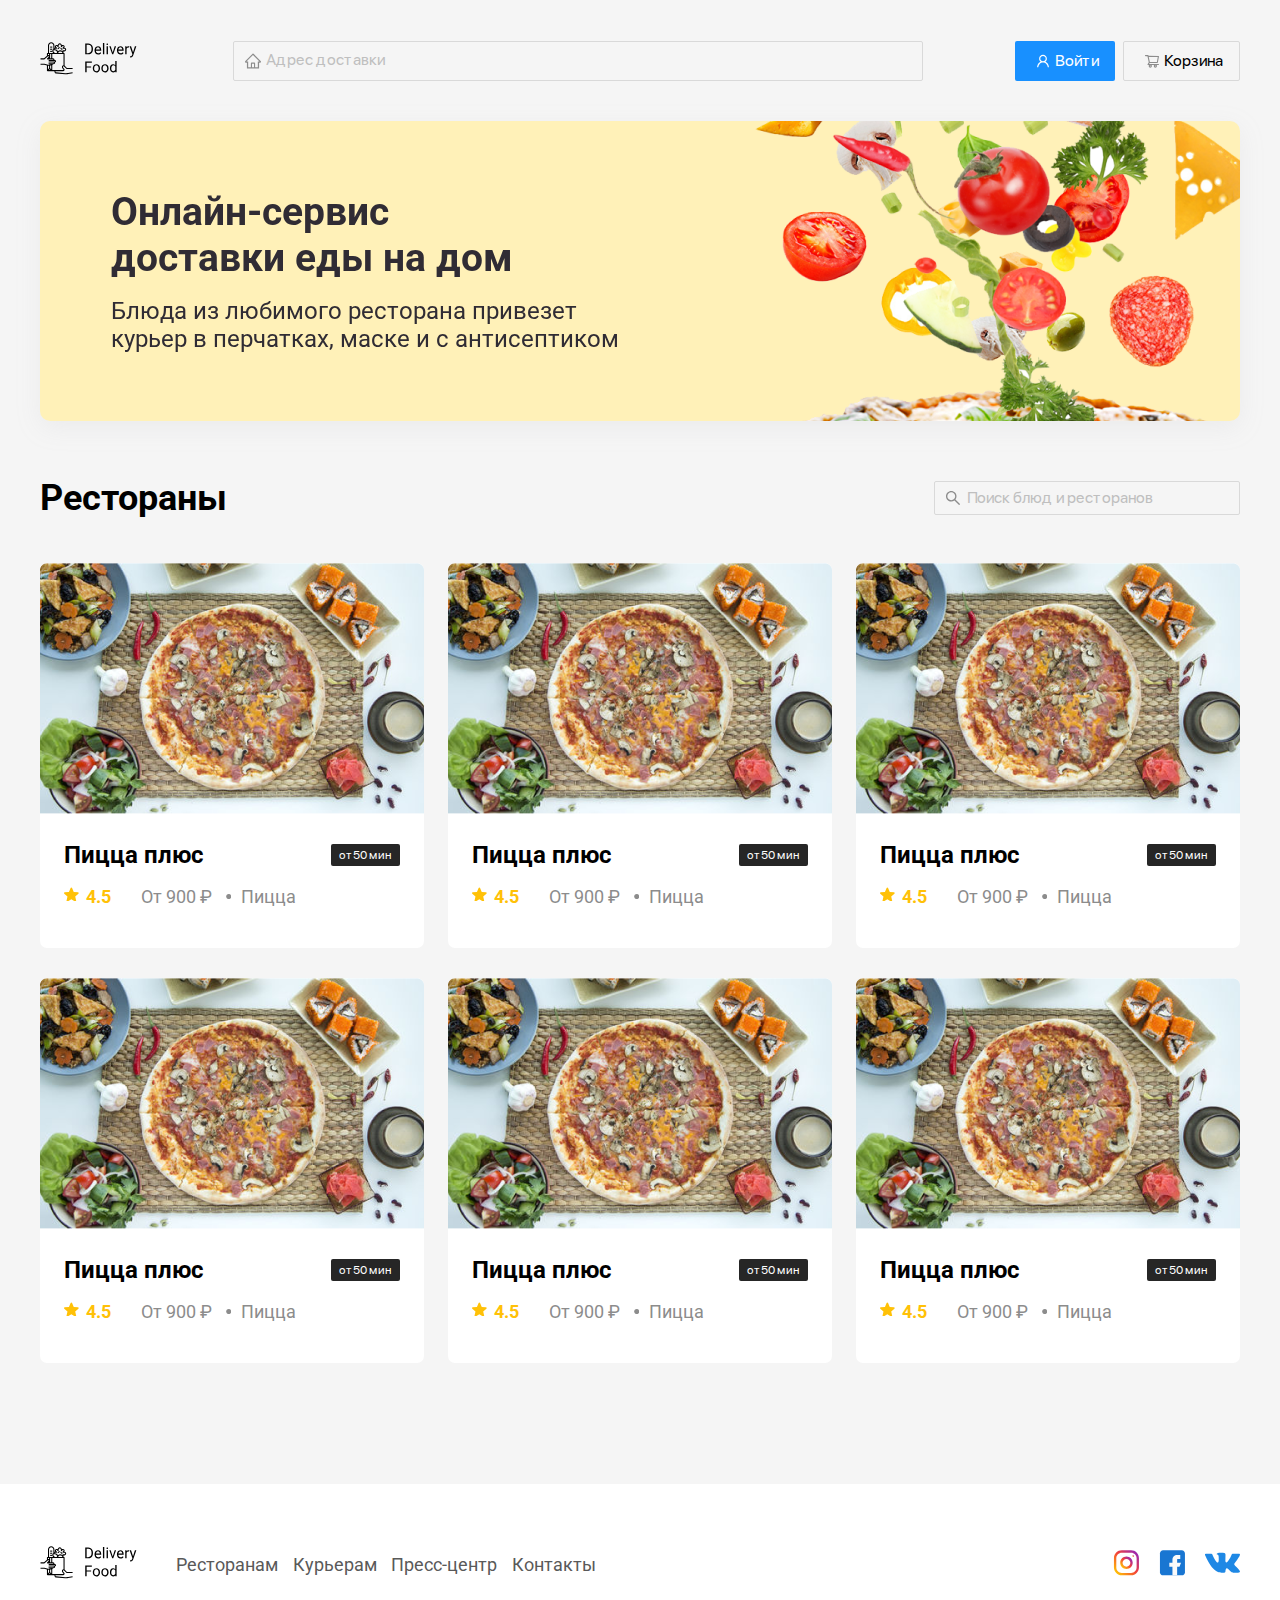
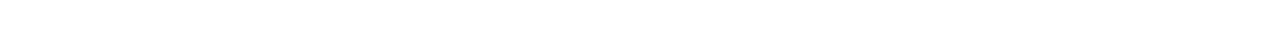
<file: index.html>
<!DOCTYPE html>
<html lang="ru">
<head>
    <meta charset="UTF-8">
    <meta http-equiv="X-UA-Compatible" content="IE=edge">
    <meta name="viewport" content="width=device-width, initial-scale=1.0">
    <title>Delivery Food</title>
    <link rel="preconnect" href="https://fonts.googleapis.com">
    <link rel="preconnect" href="https://fonts.gstatic.com" crossorigin>
    <link href="https://fonts.googleapis.com/css2?family=Roboto:wght@400;700&display=swap" rel="stylesheet">
    <link rel="stylesheet" href="./css/style.css">
    <script src="./js/main.js" defer></script>
    <link rel="shortcut icon" href="./img/logo.svg" type="image/x-icon">
</head>
<body>
<header class="header">

        <div class="container block header__block">
    
            <a href="index.html" class="logo-link">
                <img src="./img/logo.svg" alt="Логотип" class="logo-img">
            </a>
        
            <input type="text" class="input adress-input" placeholder="Адрес доставки">
        
            <div class="buttons buttons__header">
                <button class="button button--primary">
                    <img src="./img/user.svg" alt="человек" class="login-img"> 
                    <span class="button-text">Войти</span> 
                </button>
                <button class="button button--secondary" id="cart">
                    <img src="./img/shopping-cart.svg" alt="корзина" class="cart-img"> 
                    <span class="button-text">Корзина</span>
                </button>
            </div>
            <!-- /.buttons -->
            
        </div>
        <!-- /.container block -->
    
</header>
<!-- /.header -->
<main id="index">

    <section class="section section-promo">
        <div class="container promo-block">
            <div class="text-block">
                <h1 class="promo-title">Онлайн-сервис доставки еды на дом</h1>
                <p class="promo-desc">Блюда из любимого ресторана привезет курьер в перчатках, маске и с антисептиком</p>
            </div>
            <!-- /.text-block -->
        </div>
        <!-- /.container -->
    </section>
    <!-- /.section section-promo -->
    
    <section class="section section-rest">
        <div class="container">
            <div class="section__header">
                <h2 class="section__header-title">Рестораны</h2>
                <input type="text" class="input search-input" placeholder="Поиск блюд и ресторанов">
            </div>
            <!-- /.section__header -->
            <div class="block cards">
                <divhref= class="card">
                    <div class="card-img">
                        <img src="./img/pizza-plus.png" alt="Картинка заведения">
                    </div>
                    <!-- /.card-img -->
                    <div class="card-main">
                        <div class="card-main__header">
                            <h3 class="cart-title">Пицца плюс</h3>
                            <strong class="time-write">от 50 мин</strong>
                        </div>
                        <!-- /.card-main__header -->
                        <div class="card-desc">
                            <span class="reiting">4.5</span>
                            <strong class="midprice">От 900 ₽</strong>
                            <span class="dish">Пицца</span>
                        </div>
                        <!-- /.card-desc -->
                    </div>
                    <!-- /.card-main -->
                </divhref=>
                <!-- /.card -->
                <div class="card">
                    <div class="card-img">
                        <img src="./img/pizza-plus.png" alt="Картинка заведения">
                    </div>
                    <!-- /.card-img -->
                    <div class="card-main">
                        <div class="card-main__header">
                            <h3 class="cart-title">Пицца плюс</h3>
                            <strong class="time-write">от 50 мин</strong>
                        </div>
                        <!-- /.card-main__header -->
                        <div class="card-desc">
                            <span class="reiting">4.5</span>
                            <strong class="midprice">От 900 ₽</strong>
                            <span class="dish">Пицца</span>
                        </div>
                        <!-- /.card-desc -->
                    </div>
                    <!-- /.card-main -->
                </div>
                <!-- /.card -->
                <div class="card">
                    <div class="card-img">
                        <img src="./img/pizza-plus.png" alt="Картинка заведения">
                    </div>
                    <!-- /.card-img -->
                    <div class="card-main">
                        <div class="card-main__header">
                            <h3 class="cart-title">Пицца плюс</h3>
                            <strong class="time-write">от 50 мин</strong>
                        </div>
                        <!-- /.card-main__header -->
                        <div class="card-desc">
                            <span class="reiting">4.5</span>
                            <strong class="midprice">От 900 ₽</strong>
                            <span class="dish">Пицца</span>
                        </div>
                        <!-- /.card-desc -->
                    </div>
                    <!-- /.card-main -->
                </div>
                <!-- /.card -->
                <div class="card">
                    <div class="card-img">
                        <img src="./img/pizza-plus.png" alt="Картинка заведения">
                    </div>
                    <!-- /.card-img -->
                    <div class="card-main">
                        <div class="card-main__header">
                            <h3 class="cart-title">Пицца плюс</h3>
                            <strong class="time-write">от 50 мин</strong>
                        </div>
                        <!-- /.card-main__header -->
                        <div class="card-desc">
                            <span class="reiting">4.5</span>
                            <strong class="midprice">От 900 ₽</strong>
                            <span class="dish">Пицца</span>
                        </div>
                        <!-- /.card-desc -->
                    </div>
                    <!-- /.card-main -->
                </div>
                <!-- /.card -->
                <div class="card">
                    <div class="card-img">
                        <img src="./img/pizza-plus.png" alt="Картинка заведения">
                    </div>
                    <!-- /.card-img -->
                    <div class="card-main">
                        <div class="card-main__header">
                            <h3 class="cart-title">Пицца плюс</h3>
                            <strong class="time-write">от 50 мин</strong>
                        </div>
                        <!-- /.card-main__header -->
                        <div class="card-desc">
                            <span class="reiting">4.5</span>
                            <strong class="midprice">От 900 ₽</strong>
                            <span class="dish">Пицца</span>
                        </div>
                        <!-- /.card-desc -->
                    </div>
                    <!-- /.card-main -->
                </div>
                <!-- /.card -->
                <div class="card">
                    <div class="card-img">
                        <img src="./img/pizza-plus.png" alt="Картинка заведения">
                    </div>
                    <!-- /.card-img -->
                    <div class="card-main">
                        <div class="card-main__header">
                            <h3 class="cart-title">Пицца плюс</h3>
                            <strong class="time-write">от 50 мин</strong>
                        </div>
                        <!-- /.card-main__header -->
                        <div class="card-desc">
                            <span class="reiting">4.5</span>
                            <strong class="midprice">От 900 ₽</strong>
                            <span class="dish">Пицца</span>
                        </div>
                        <!-- /.card-desc -->
                    </div>
                    <!-- /.card-main -->
                </div>
                <!-- /.card -->
            </div>
            <!-- /.block cards -->
        </div>
        <!-- /.container -->
    </section>
    <!-- /.section section-rest -->
    
</main>
<main id="restourant" class="not--active">
    <section class="section section-restourant">
        <div class="container">
            <div class="section__header restourant__header">
                <h2 class="section__header-title">Тануки</h2>
                <div class="card-desc">
                    <span class="reiting">4.5</span>
                    <strong class="midprice">От 900 ₽</strong>
                    <span class="dish">Пицца</span>
                </div>
                <!-- /.card-desc -->
            </div>
            <!-- /.section__header -->
            <div class="block cards">
                <div class="card">
                    <div class="card-img">
                        <img src="../img/roll.png" alt="Картинка заведения">
                    </div>
                    <!-- /.card-img -->
                    <div class="card-main">
                        <div class="product-header">
                            <span class="cart-title">Окинава стандарт</span>
                            <p class="desc"> Рис, креветка отварная, сыр сливочный, лосось, огурец свежий...</p>
                        </div>
                        <!-- /.card-main__header -->
                        <div class="product-desc">
                            <button class="button button--primary">В корзину
                                <img src="../img/shopping-cart-white.svg" alt="корзина" class="cart-img">
                            </button>
                            <span class="product-price">395 ₽</span>
                        </div>
                        <!-- /.card-desc -->
                    </div>
                    <!-- /.card-main -->
                </div>
                <!-- /.card -->
                <div class="card">
                    <div class="card-img">
                        <img src="../img/roll.png" alt="Картинка заведения">
                    </div>
                    <!-- /.card-img -->
                    <div class="card-main">
                        <div class="product-header">
                            <span class="cart-title">Калифорния стандарт</span>
                            <p class="desc"> Рис, креветка отварная, сыр сливочный, лосось, огурец свежий...</p>
                        </div>
                        <!-- /.card-main__header -->
                        <div class="product-desc">
                            <button class="button button--primary">В корзину
                                <img src="../img/shopping-cart-white.svg" alt="корзина" class="cart-img">
                            </button>
                            <span class="product-price">370 ₽</span>
                        </div>
                        <!-- /.card-desc -->
                    </div>
                    <!-- /.card-main -->
                </div>
                <!-- /.card -->
                <div class="card">
                    <div class="card-img">
                        <img src="../img/roll.png" alt="Картинка заведения">
                    </div>
                    <!-- /.card-img -->
                    <div class="card-main">
                        <div class="product-header">
                            <span class="cart-title">Филадельфия стандарт</span>
                            <p class="desc"> Рис, креветка отварная, сыр сливочный, лосось, огурец свежий...</p>
                        </div>
                        <!-- /.card-main__header -->
                        <div class="product-desc">
                            <button class="button button--primary">В корзину
                                <img src="../img/shopping-cart-white.svg" alt="корзина" class="cart-img">
                            </button>
                            <span class="product-price">410 ₽</span>
                        </div>
                        <!-- /.card-desc -->
                    </div>
                    <!-- /.card-main -->
                </div>
                <!-- /.card -->
                <div class="card">
                    <div class="card-img">
                        <img src="../img/pizza-plus.png" alt="Картинка заведения">
                    </div>
                    <!-- /.card-img -->
                    <div class="card-main">
                        <div class="product-header">
                            <span class="cart-title">Ролл с угрём стандарт</span>
                            <p class="desc"> Рис, креветка отварная, сыр сливочный, лосось, огурец свежий...</p>
                        </div>
                        <!-- /.card-main__header -->
                        <div class="product-desc">
                            <button class="button button--primary">В корзину
                                <img src="../img/shopping-cart-white.svg" alt="корзина" class="cart-img">
                            </button>
                            <span class="product-price">355 ₽</span>
                        </div>
                        <!-- /.card-desc -->
                    </div>
                    <!-- /.card-main -->
                </div>
                <!-- /.card -->
                <div class="card">
                    <div class="card-img">
                        <img src="../img/pizza-plus.png" alt="Картинка заведения">
                    </div>
                    <!-- /.card-img -->
                    <div class="card-main">
                        <div class="product-header">
                            <span class="cart-title">Запёченый стандарт</span>
                            <p class="desc"> Рис, креветка отварная, сыр сливочный, лосось, огурец свежий...</p>
                        </div>
                        <!-- /.card-main__header -->
                        <div class="product-desc">
                            <button class="button button--primary">В корзину
                                <img src="../img/shopping-cart-white.svg" alt="корзина" class="cart-img">
                            </button>
                            <span class="product-price">315 ₽</span>
                        </div>
                        <!-- /.card-desc -->
                    </div>
                    <!-- /.card-main -->
                </div>
                <!-- /.card -->
                <div class="card">
                    <div class="card-img">
                        <img src="../img/pizza-plus.png" alt="Картинка заведения">
                    </div>
                    <!-- /.card-img -->
                    <div class="card-main">
                        <div class="product-header">
                            <span class="cart-title">Калифорния лайт</span>
                            <p class="desc"> Рис, креветка отварная, сыр сливочный, лосось, огурец свежий...</p>
                        </div>
                        <!-- /.card-main__header -->
                        <div class="product-desc">
                            <button class="button button--primary">В корзину
                                <img src="../img/shopping-cart-white.svg" alt="корзина" class="cart-img">
                            </button>
                            <span class="product-price">405 ₽</span>
                        </div>
                        <!-- /.card-desc -->
                    </div>
                    <!-- /.card-main -->
                </div>
                <!-- /.card -->
            </div>
            <!-- /.block cards -->
        </div>
        <!-- /.container -->
    </section>
    <!-- /.section section-rest -->
</main>

<footer class="footer">
    <div class="container block footer__blocks">
        <div class="footer-block">
            <a href="index.html" class="logo-link footer-logo">
                <img src="./img/logo.svg" alt="Логотип" class="logo-img">
            </a>
            <nav class="navigation">
                <a href="#" class="nav-link">Ресторанам</a>
                <a href="#" class="nav-link">Курьерам</a>
                <a href="#" class="nav-link">Пресс-центр</a>
                <a href="#" class="nav-link">Контакты</a>
            </nav>
            <!-- /.navigation -->
        </div>
        <!-- /.footer-block -->
        <div class="social-block">
            <a href="#" class="social-link">
                <img src="./img/inst.svg" alt="социальная сеть" class="social-img">
            </a>
            <a href="#" class="social-link">
                <img src="./img/face.svg" alt="социальная сеть" class="social-img">
            </a>
            <a href="#" class="social-link">
                <img src="./img/vk.svg" alt="социальная сеть" class="social-img">
            </a>
        </div>
    </div>
    <!-- /.container block -->
</footer>
<!-- /.footer -->
<div class="modal modal--close">
    <div class="modal-window">
        <div class="modal-header">
            <h2 class="modal-title">Корзина</h2>
            <button class="btn-close"></button>
        </div>
        <!-- /.modal-header -->
        <div class="modal-main">
            <div class="row" style="display: none;">
                <p class="product-name"></p>
                <div class="row-rigth">
                    <div class="price-product">
                        <strong class="price"></strong>
                        <span class="rub">₽</span>
                    </div>
                    <!-- ./price-product -->
                    <div class="counter">
                        <button class="btn-count minus">-</button>
                        <span class="count">0</span>
                        <button class="btn-count plus">+</button>
                    </div>
                    <!-- /.counter -->
                </div>
                <!-- /.row-rigth -->
            </div>
            <!-- /.row -->
            
        </div>
        <!-- /.modal-main -->
        <div class="modal-footer">
            <div class="sum">
                <h3 class="modal-sum">1250</h3>
                <span class="rub-sum">₽</span>
            </div>
            <!-- ./sum -->
            <div class="buttons">
                <button class="button button--primary">
                    <span class="button-text">Оформить заказ</span> 
                </button>
                <button class="button button--secondary">
                    <span class="button-text">Отмена</span>
                </button>
            </div>
            <!-- /.buttons -->
        </div>
        <!-- /.modal-footer -->
    </div>
    <!-- /.modal-window -->
</div>
<!-- /.modal -->
</body>
</html>
</file>
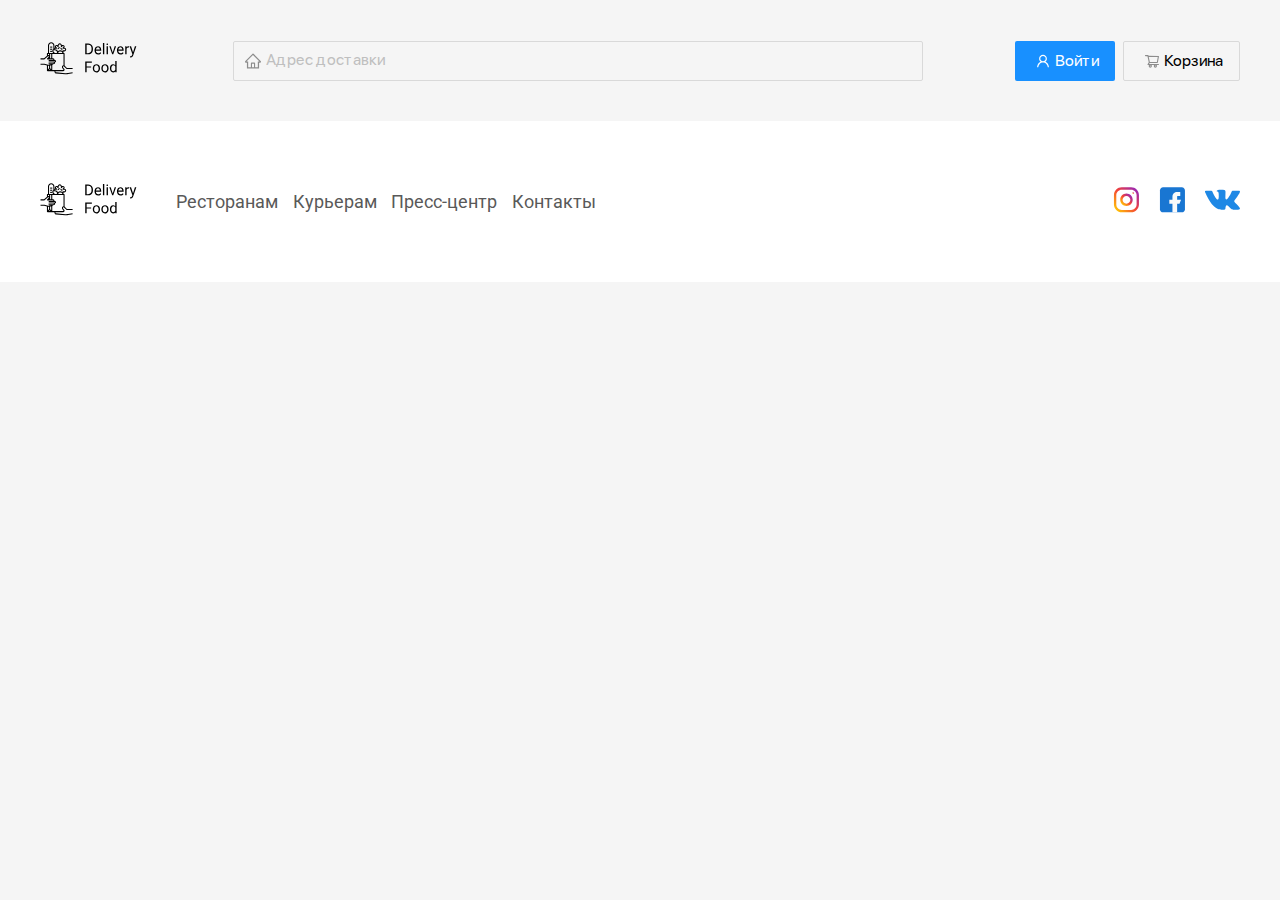
<file: content/restourant.html>
<!DOCTYPE html>
<html lang="ru">
<head>
    <meta charset="UTF-8">
    <meta http-equiv="X-UA-Compatible" content="IE=edge">
    <meta name="viewport" content="width=device-width, initial-scale=1.0">
    <title>Delivery Food: Пицца Плюс</title>
    <link rel="preconnect" href="https://fonts.googleapis.com">
    <link rel="preconnect" href="https://fonts.gstatic.com" crossorigin>
    <link href="https://fonts.googleapis.com/css2?family=Roboto:wght@400;700&display=swap" rel="stylesheet">
    <link rel="stylesheet" href="../css/style.css">
    <script src="../js/main.js" defer></script>
</head>
<body id="restourant">
    
<header class="header">

    <div class="container block">

        <a href="../index.html" class="logo-link">
            <img src="../img/logo.svg" alt="Логотип" class="logo-img">
        </a>
    
        <input type="text" class="input adress-input" placeholder="Адрес доставки">
    
        <div class="buttons">
            <button class="button button--primary">
                <img src="../img/user.svg" alt="человек" class="login-img"> 
                <span class="button-text">Войти</span> 
            </button>
            <button class="button button--secondary" id="cart">
                <img src="../img/shopping-cart.svg" alt="корзина" class="cart-img"> 
                <span class="button-text">Корзина</span>
            </button>
        </div>
        <!-- /.buttons -->
        
    </div>
    <!-- /.container block -->

</header>
<!-- /.header -->



<footer class="footer">
    <div class="container block">
        <div class="footer-block">
            <a href="index.html" class="logo-link">
                <img src="../img/logo.svg" alt="Логотип" class="logo-img">
            </a>
            <nav class="navigation">
                <a href="#" class="nav-link">Ресторанам</a>
                <a href="#" class="nav-link">Курьерам</a>
                <a href="#" class="nav-link">Пресс-центр</a>
                <a href="#" class="nav-link">Контакты</a>
            </nav>
            <!-- /.navigation -->
        </div>
        <!-- /.footer-block -->
        <div class="social-block">
            <a href="#" class="social-link">
                <img src="../img/inst.svg" alt="социальная сеть" class="social-img">
            </a>
            <a href="#" class="social-link">
                <img src="../img/face.svg" alt="социальная сеть" class="social-img">
            </a>
            <a href="#" class="social-link">
                <img src="../img/vk.svg" alt="социальная сеть" class="social-img">
            </a>
        </div>
    </div>
    <!-- /.container block -->
</footer>
<!-- /.footer -->


</body>
</html>
</file>
<file: css/style.css>
@font-face {
    font-family: SF Pro Display; /* Имя шрифта */
    src: url(../fonts/SFProDisplay-Regular.ttf); /* Путь к файлу со шрифтом */
   }

* {
    /* включить измерение элементов от рамки */
    box-sizing: border-box;
    /* убрать стандартные отступы */
    margin: 0;
    padding: 0;
}
html {
    font-family: 'Roboto', sans-serif;
}
body {
    background-color: #F5F5F5;
}
.block {
    display: flex;
    justify-content: space-between;
    align-items: center;
}
.cards {
    flex-wrap: wrap;
}
button img {
    margin-left: 4px;
    margin-right: 4px;
}
/* ограничение по ширине и выставляет по середине */
.container {
    max-width: 1200px;
    width: 100%;
    margin: auto;
}
.input {
    border: 1px solid #D9D9D9;
    border-radius: 2px;
    width: 100%;
    padding-left: 32px;
}
.input::placeholder {
    font-family: SF Pro Display;
    font-style: normal;
    font-weight: normal;
    font-size: 16px;
    color: #BFBFBF;
}
/* верхнее часть сайта (корзина, кнопки, инпут, логотип) */
.header {
    margin-top: 40px;
    margin-bottom: 40px;
}

.adress-input {
    max-width: 690px;
    height: 40px;
    background: url('../img/home.svg') no-repeat 10px center;    
}

.buttons {
    display: flex;
    flex-wrap: nowrap;
}
.button {
    padding: 8px 16px;
    display: flex;
    align-items: center;
    border-radius: 2px;
    border: none;
    cursor: pointer;
    font-family: SF Pro Display;
    font-style: normal;
    font-weight: normal;
    font-size: 16px;
    line-height: 22px;
}
.button--primary {
    background: #1890FF;
    color: #FFFFFF;
}
.button--secondary {
    background: transparent;
    border: 1px solid #D9D9D9;
    margin-left: 8px;
}
/* секция промо */
.section-promo {
    margin-bottom: 56px;
}
.promo-block {
    background: #FFF1B8 url('../img/promo.png') no-repeat right;
    border-radius: 10px;
    padding: 68px 71px;
    filter: drop-shadow(0px 7px 12px rgba(158, 158, 163, 0.1));
}
.text-block {
    max-width: 520px;
    width: 100%;
}
.promo-title {
    max-width: 438px;
    font-family: Roboto;
    font-style: normal;
    font-weight: bold;
    font-size: 39px;
    line-height: 46px;
    color: #302C34;
    margin-bottom: 16px;
}
.promo-desc {
    font-family: Roboto;
    font-style: normal;
    font-weight: normal;
    font-size: 24px;
    line-height: 28px;    
    color: #302C34;    
}

/* секция рестораны */
.section-rest {
    padding-bottom: 91px;
}
.section__header {
    display: flex;
    justify-content: space-between;
    align-items: center;
    margin-bottom: 44px;
}
.section__header-title {
    font-weight: bold;
    font-size: 36px;
    line-height: 42px;
    color: #000000;
}
.search-input {
    max-width: 306px;
    height: 34px;
    background: url('../img/search.svg') no-repeat 10px center;
}
.card {
    max-width: 384px;
    width: 100%;
    margin-bottom: 30px;
    background-color: #fff;
    border-radius: 7px;
    text-decoration: none;
    color: black;
}
#index .card {
    cursor: pointer;
}
.card-img img {
    width: 100%;
}
.card-main {
    padding: 21px 24px 35px;
    position: relative;
}
.card-main__header {
    display: flex;
    justify-content: space-between;
    align-items: center;
    margin-bottom: 10px;
}
.cart-title {
    font-family: Roboto;
    font-style: normal;
    font-size: 24px;
    line-height: 32px;
}
.time-write {
    background: #262626;
    border-radius: 2px;
    font-family: SF Pro Display;
    font-style: normal;
    font-weight: normal;
    font-size: 12px;
    line-height: 12px;
    color: #FFFFFF;
    padding: 5px 8px;
}
.reiting {
    position: relative;
    font-family: Roboto;
    font-style: normal;
    font-weight: bold;
    font-size: 18px;
    line-height: 32px;
    color: #FFC107;
    margin-left: 22px;
    margin-right: 26px;
}
.reiting::before {
    content: '';
    width: 15px;
    height: 14px;
    background: url('../img/star.svg');
    position: absolute;
    top: 1px;
    left: -22px;
}
.midprice {
    font-family: Roboto;
    font-style: normal;
    font-weight: normal;
    font-size: 18px;
    line-height: 32px;
    color: #8C8C8C;
    margin-right: 25px;
}
.dish {
    position: relative;
    font-family: Roboto;
    font-style: normal;
    font-weight: normal;
    font-size: 18px;
    line-height: 32px;
    color: #8C8C8C;
}
.dish::before {
    content: '';
    width: 5px;
    height: 5px;
    background: url('../img/Ellipse.svg');
    position: absolute;
    top: 50%;
    left: -15px;
    margin-top: -3px;
}
/* footer секция */
.footer {
    background-color: #fff;
    padding: 60px 0;
}
.footer-block {
    max-width: 556px;
    width: 100%;
    display: flex;
    align-items: center;
    justify-content: space-between;
}
.navigation {
    max-width: 420px;
    width: 100%;
    display: flex;
    justify-content: space-between;
}
.nav-link {
    font-size: 18px;
    line-height: 21px;
    color: #595959;
    text-decoration: none;
}
.social-block {
    max-width: 127px;
    width: 100%;
    display: flex;
    justify-content: space-between;
    align-items: center;
}

/* страница ресторана */
.restourant__header {
    max-width: 442px;
    width: 100%;
}
.product-header {
    display: flex;
    align-items: start;
    flex-direction: column;
    margin-bottom: 10px;
}
.desc {
    font-size: 18px;
    line-height: 21px;
    color: #8C8C8C;
    margin-top: 10px;
}
.product-desc {
    max-width: 210px;
    width: 100%;
    display: flex;
    justify-content: space-between;
    align-items: center;
    margin-top: 25px;
}
.product-price {
    font-weight: bold;
    font-size: 20px;
    line-height: 32px;  
    color: #000000;
}

/* модальное окно */

.modal {
    position: fixed;
    top: 0;
    left: 0;
    display: flex;
    justify-content: center;
    align-items: center;
    width: 100%;
    height: 100vh;
    background: rgba(0, 0, 0, 0.5);
}
.modal-window {
    max-width: 780px;
    width: 100%;
    background: #fff;
    padding: 41px 46px;
    display: flex;
    flex-direction: column;
}
.modal-header {
    width: 100%;
    display: flex;
    justify-content: space-between;
    align-items: center;
    margin-bottom: 48px;
}
.modal-title {
    font-size: 36px;
    line-height: 42px;
    color: #000000;    
}
.btn-close {
    width: 25px;
    height: 25px;
    background: url('../img/close.svg') no-repeat center / cover;
    border: none;
    cursor: pointer;
}

.row {
    display: flex;
    justify-content: space-between;
    align-items: center;
    padding-top: 15px;
    padding-bottom: 8px;
    border-bottom: 1px solid #D9D9D9;
}
.row-rigth {
    display: flex;
    justify-content: space-between;
    align-items: center;
    max-width: 216px;
    width: 100%;
}
.product-name {
    font-size: 18px;
    line-height: 32px;
}
.price-product {
    font-weight: bold;
    font-size: 20px;
    line-height: 32px;
}
.btn-count {
    font-family: SF Pro Display;
    font-style: normal;
    font-weight: normal;
    font-size: 14px;
    line-height: 22px;
    color: #40A9FF;
    width: 40px;
    height: 32px;
    cursor: pointer;
    background: transparent;
    border: none;
    border: 1px solid #40A9FF;
    border-radius: 2px;
}
.count {
    margin-right: 13px;
    margin-left: 13px;
    font-size: 16px;
    line-height: 24px;
}
.modal-footer {
    width: 100%;
    display: flex;
    justify-content: space-between;
    align-items: center;
    margin-top: 53px;
}
.sum {
    display: flex;
    align-items: center;
    padding: 15px 20px;
    background: #262626;
    border-radius: 5px;
    color: #fff;
    font-weight: bold;
    font-size: 20px;
    line-height: 23px;
}
.rub-sum {
    margin-left: 5px;
}
.modal--close {
    display: none;
}
.not--active {
    display: none;
}

/* адаптация на разные экраны */

@media (max-width: 1250px) {
    .container {
        width: 95%;
    }
    .block {
        justify-content: space-around;
    }
}

@media (max-width: 1110px) {
    .logo-link {
        display: none;
    }
    .footer {
        padding: 20px;
    }
    .section__header {
        max-width: 89%;
        margin-left: auto;
        margin-right: auto;
        margin-bottom: 20px;
    }
    .section-rest {
        padding-bottom: 20px;
    }
}

@media (max-width: 980px) {
    .logo-link {
        display: block;
        order: 1;
    }
    .buttons__header {
        display: none;
    }
    .promo-block {
        background: #FFF1B8;
        display: flex;
        justify-content: center;
    }
}
@media (max-width: 860px) {
    .header__block {
        justify-content: center;
    }
    .logo-link {
        display: none;
    }
    .adress-input {
        max-width: 1000px;
        width: 100%;
    }
    .card {
        max-width: 300px;
    }

}
@media (max-width: 660px) {
    .header {
        margin-top: 20px;
        margin-bottom: 20px;
    }
    .header__block {
        justify-content: space-between;
        flex-wrap: wrap;
    }
    .logo-link {
        display: block;
        order: 0;
    }
    .buttons__header {
        display: flex;
    }
    .adress-input {
        order: -1;
        margin-bottom: 20px;
    }
    .promo-desc {
        display: none;
    }
    .card {
        max-width: 400px;
    }
    .section-promo {
        display: none;
    }
    .section__header {
        justify-content: center;
    }
    .section__header-title {
        display: none;
    }
    .search-input {
        max-width: 100%;
    }


    .footer__blocks {
        flex-wrap: wrap;
        justify-content: center;
    }
    .footer-block {
        justify-content: center;
        margin-bottom: 20px;
    }
    .footer-logo {
        display: none;
    }
}
@media (max-width: 480px) {
    .header {
        margin-top: 20px;
        margin-bottom: 20px;
    }
    .navigation {
        display: none;
    }
    .cards :last-child {
        margin-bottom: 0;
    }
}
</file>
